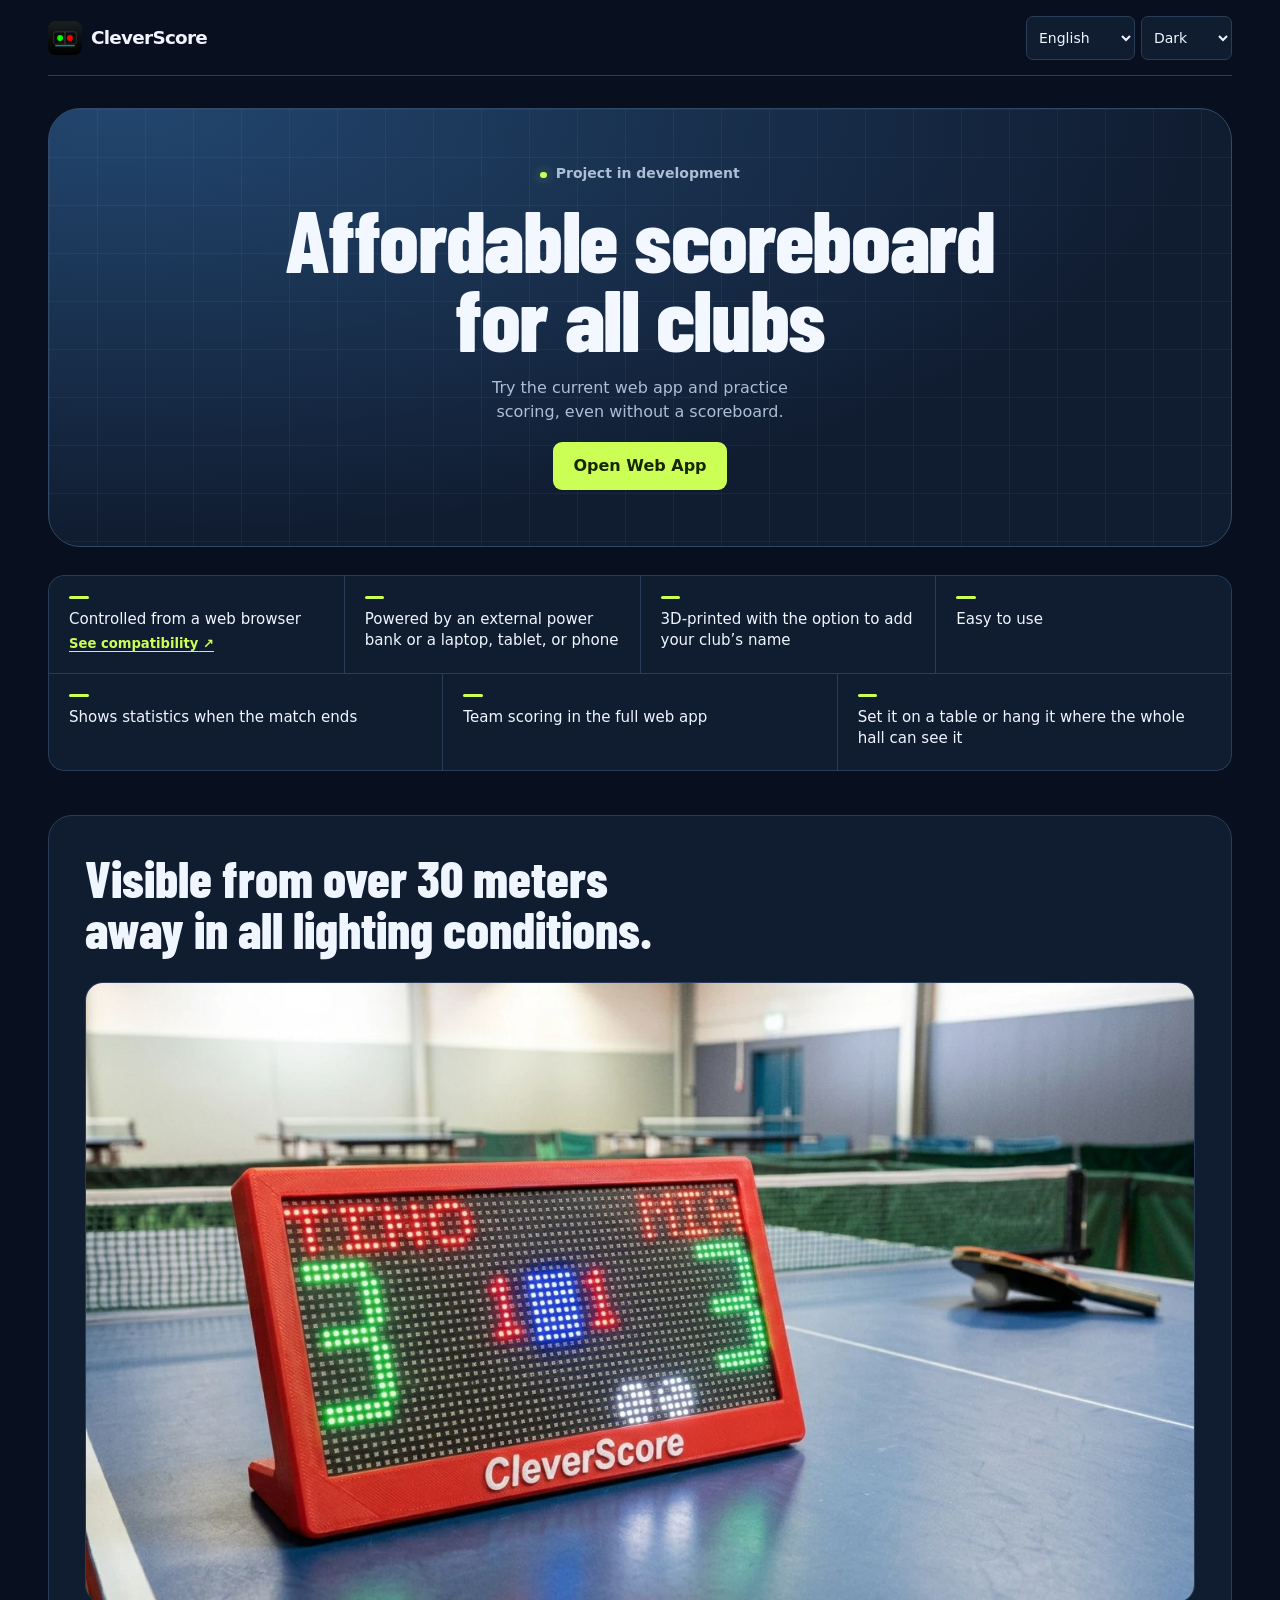
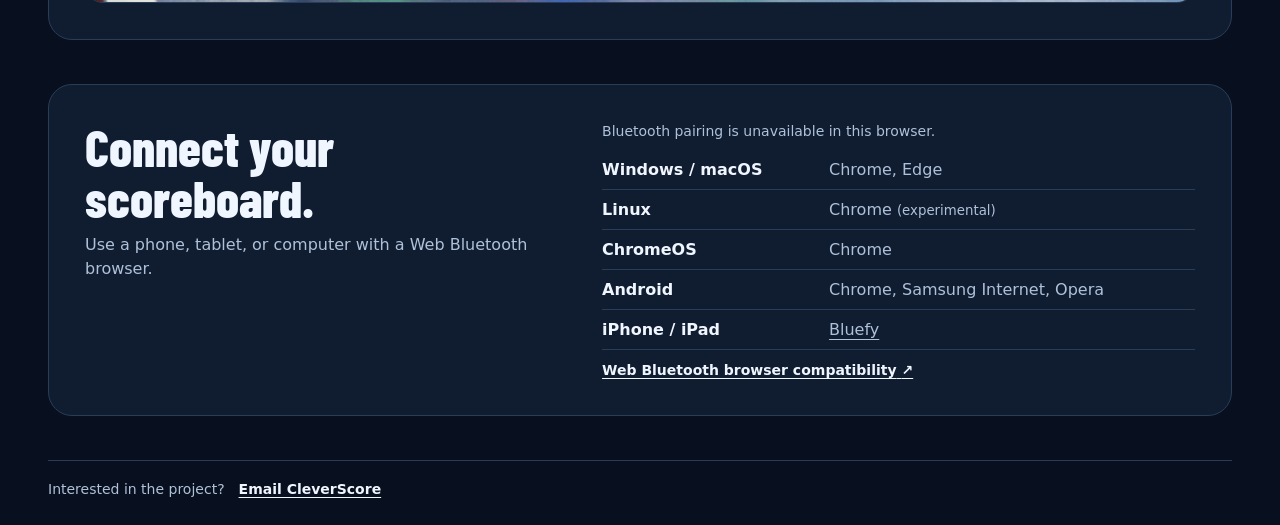
<file: c/index.html>
<!doctype html>
<html lang="en" data-theme="dark" data-page="cleverscore-project">
  <head>
    <meta charset="utf-8">
    <meta name="viewport" content="width=device-width, initial-scale=1">
    <meta name="description" content="Try CleverScore, a 3D-printed LED scoreboard for table tennis.">
    <title>CleverScore · Table tennis scoreboard</title>
    <link rel="icon" href="./app-icon.svg" type="image/svg+xml">
    <link rel="preload" href="./fonts/barlow-condensed-800.woff2" as="font" type="font/woff2" crossorigin>
    <link rel="stylesheet" href="./site.css">
  </head>
  <body>
    <header class="site-header wrap">
      <a class="brand" href="./">
        <img src="./app-icon.svg" width="34" height="34" alt="">
        CleverScore
      </a>
      <div class="preferences">
        <label class="sr-only" for="site-language" data-text="site.language">Language</label>
        <select id="site-language">
          <option value="en" lang="en">English</option>
          <option value="de" lang="de">Deutsch</option>
          <option value="es" lang="es">Español</option>
          <option value="pt" lang="pt">Português</option>
          <option value="fr" lang="fr">Français</option>
          <option value="zh" lang="zh">中文</option>
          <option value="ja" lang="ja">日本語</option>
          <option value="cs" lang="cs">Čeština</option>
          <option value="hu" lang="hu">Magyar</option>
          <option value="ro" lang="ro">Română</option>
          <option value="ru" lang="ru">Русский</option>
        </select>
        <label class="sr-only" for="site-theme" data-text="site.theme">Color scheme</label>
        <select id="site-theme">
          <option value="system" data-text="site.theme.system">System</option>
          <option value="light" data-text="site.theme.light">Light</option>
          <option value="dark" selected data-text="site.theme.dark">Dark</option>
        </select>
      </div>
    </header>

    <main class="wrap">
      <section class="hero" aria-labelledby="site-headline">
        <p class="project-status" data-text="site.projectStatus">Project in development</p>
        <h1 id="site-headline" data-text="site.headline">Affordable scoreboard for all clubs</h1>
        <p class="practice-description" data-text="site.practiceDescription">Try the current web app and practice scoring, even without a scoreboard.</p>
        <a class="open-app" href="../cs/" data-text="site.open">Open Web App</a>
      </section>

      <ul class="features" role="list">
        <li>
          <span data-text="site.featureBrowser">Controlled from a web browser</span>
          <a class="feature-compatibility" href="https://developer.mozilla.org/de/docs/Web/API/Web_Bluetooth_API#browser-kompatibilit%C3%A4t"
            target="_blank" rel="noopener noreferrer">
            <span data-text="site.seeCompatibility">See compatibility</span>
            <span aria-hidden="true">↗</span>
            <span class="sr-only" data-text="site.newTab">(opens in a new tab)</span>
          </a>
        </li>
        <li data-text="site.featurePower">Powered by an external power bank or a laptop, tablet, or phone</li>
        <li data-text="site.featurePrint">3D-printed with the option to add your club’s name</li>
        <li data-text="site.featureEase">Easy to use</li>
        <li data-text="site.featureStats">Shows statistics when the match ends</li>
        <li data-text="site.featureTeam">Team scoring in the full web app</li>
        <li data-text="site.featurePlacement">Set it on a table or hang it where the whole hall can see it</li>
      </ul>

      <section class="visibility" aria-labelledby="visibility-title">
        <h2 id="visibility-title" data-text="site.visibilityTitle">Visible from over 30 meters away in all lighting conditions.</h2>
        <img src="./images/cs-light.webp" width="1376" height="768"
          loading="lazy" decoding="async" alt="CleverScore showing 3–3 in a brightly lit sports hall." data-alt="site.daylightAlt">
      </section>

      <section class="connect" aria-labelledby="connect-title">
        <div class="connect-copy">
          <h2 id="connect-title" data-text="site.connectTitle">Connect your scoreboard.</h2>
          <p id="connect-description" data-text="site.connectDescription">Use a phone, tablet, or computer with a Web Bluetooth browser.</p>
        </div>
        <div class="browser-guide">
          <p class="browser-hint" id="ble-hint" data-text="site.bleHint" hidden>Bluetooth pairing is unavailable in this browser.</p>
          <dl>
            <div>
              <dt>Windows / macOS</dt>
              <dd>Chrome, Edge</dd>
            </div>
            <div>
              <dt>Linux</dt>
              <dd>Chrome <small data-text="site.linuxExperimental">(experimental)</small></dd>
            </div>
            <div>
              <dt>ChromeOS</dt>
              <dd>Chrome</dd>
            </div>
            <div>
              <dt>Android</dt>
              <dd>Chrome, Samsung Internet, Opera</dd>
            </div>
            <div>
              <dt>iPhone / iPad</dt>
              <dd><a href="https://apps.apple.com/app/bluefy-web-ble-browser/id1492822055">Bluefy</a></dd>
            </div>
          </dl>
          <a class="browser-help" href="https://developer.mozilla.org/de/docs/Web/API/Web_Bluetooth_API#browser-kompatibilit%C3%A4t"
            target="_blank" rel="noopener noreferrer">
            <span data-text="site.bleCompatibility">Web Bluetooth browser compatibility</span>
            <span aria-hidden="true">↗</span>
            <span class="sr-only" data-text="site.newTab">(opens in a new tab)</span>
          </a>
        </div>
      </section>
    </main>

    <footer class="site-footer wrap">
      <span data-text="site.interest">Interested in the project?</span>
      <a href="mailto:cleverscore@codres.de" data-text="site.email">Email CleverScore</a>
    </footer>
    <script type="module">
      import { mountSite } from './site.js'
      mountSite(document)
    </script>
  </body>
</html>
</file>
<file: c/site.css>
@font-face {
  font-family: 'Barlow Condensed';
  src: url('./fonts/barlow-condensed-800.woff2') format('woff2');
  font-style: normal;
  font-weight: 800;
  font-display: swap;
}

:root {
  color-scheme: light;
  --paper: #edf2f8;
  --surface: #f8fbff;
  --ink: #101d30;
  --muted: #47596e;
  --line: #c8d5e2;
  --accent: #cbff56;
  --accent-hover: #dcff8a;
  --action-ink: #182600;
  --focus: #294aa5;
  --display-font: 'Barlow Condensed', 'Arial Narrow', system-ui, sans-serif;
  font-family: Inter, system-ui, sans-serif;
}

:root[data-theme='dark'] {
  color-scheme: dark;
  --paper: #080f1e;
  --surface: #101d31;
  --ink: #f0f6ff;
  --muted: #afc1d8;
  --line: #2a3d58;
  --focus: var(--accent);
}

@media (prefers-color-scheme: dark) {
  :root[data-theme='system'] {
    color-scheme: dark;
    --paper: #080f1e;
    --surface: #101d31;
    --ink: #f0f6ff;
    --muted: #afc1d8;
    --line: #2a3d58;
    --focus: var(--accent);
  }
}

* { box-sizing: border-box; }
body { margin: 0; background: var(--paper); color: var(--ink); }
a { color: inherit; text-underline-offset: .22em; }
p, h1, h2, dl, dd { margin: 0; }
select { font: inherit; }
select, .open-app { touch-action: manipulation; }
[hidden] { display: none; }

:focus-visible {
  outline: 3px solid var(--focus);
  outline-offset: 3px;
}

.sr-only {
  position: absolute;
  width: 1px;
  height: 1px;
  overflow: hidden;
  clip-path: inset(50%);
  white-space: nowrap;
}

.wrap { width: min(100% - 2 * clamp(14px, 4vw, 48px), 1200px); margin-inline: auto; }

.site-header {
  display: flex;
  flex-wrap: wrap;
  justify-content: space-between;
  align-items: center;
  gap: 12px 16px;
  min-height: 76px;
  padding-block: 12px;
  border-bottom: 1px solid var(--line);
}

.brand {
  display: inline-flex;
  flex-wrap: wrap;
  align-items: center;
  gap: 9px;
  max-width: 100%;
  min-height: 44px;
  font-size: 1.15rem;
  font-weight: 750;
  letter-spacing: -.04em;
  text-decoration: none;
}

.preferences {
  display: flex;
  flex-wrap: wrap;
  gap: 6px;
}

.preferences select {
  max-width: 100%;
  min-height: 44px;
  padding: 4px 8px;
  border: 1px solid var(--line);
  border-radius: 7px;
  background: var(--surface);
  color: var(--ink);
  font-size: .875rem;
  cursor: pointer;
}

.hero {
  --ink: #f3f7ff;
  --muted: #adbed5;
  --focus: var(--accent);
  display: grid;
  grid-template-columns: minmax(0, 1fr);
  justify-items: center;
  gap: clamp(10px, 1.5vw, 18px);
  container-type: inline-size;
  margin-block-start: clamp(16px, 3vw, 32px);
  padding: clamp(20px, 5vw, 56px) clamp(12px, 4vw, 42px);
  border: 1px solid #314969;
  border-radius: clamp(16px, 3vw, 32px);
  background:
    linear-gradient(90deg, rgb(181 212 250 / .055) 1px, transparent 1px) 0 0 / 48px 48px,
    linear-gradient(rgb(181 212 250 / .055) 1px, transparent 1px) 0 0 / 48px 48px,
    radial-gradient(ellipse at 6% 0%, #22466f, transparent 70%),
    #101c30;
  color: var(--ink);
  text-align: center;
}

.connect-copy {
  min-width: 0;
  container-type: inline-size;
}

.project-status {
  display: flex;
  align-items: baseline;
  gap: 9px;
  color: var(--muted);
  font-size: .875rem;
  font-weight: 650;
}

.project-status::before {
  content: '';
  display: inline-block;
  flex: 0 0 auto;
  width: .46em;
  height: .46em;
  border-radius: 50%;
  background: var(--accent);
  box-shadow: 0 0 12px rgb(203 255 86 / .48);
}

h1 {
  max-inline-size: 18ch;
  font-family: var(--display-font);
  font-size: clamp(2.8rem, 6.9vw, 6.1rem);
  font-size: min(clamp(2.8rem, 6.9vw, 6.1rem), 18cqi);
  font-weight: 800;
  letter-spacing: -.015em;
  line-height: .9;
  text-wrap: balance;
}

.practice-description {
  max-inline-size: 46ch;
  color: var(--muted);
  line-height: 1.5;
  text-wrap: balance;
}

.open-app {
  display: inline-flex;
  align-items: center;
  justify-content: center;
  min-height: 48px;
  padding: 8px 20px;
  border-radius: 9px;
  background: var(--accent);
  color: var(--action-ink);
  font-weight: 680;
  line-height: 1.2;
  text-decoration: none;
}

.open-app:hover { background: var(--accent-hover); }

.features {
  display: flex;
  flex-wrap: wrap;
  gap: 1px;
  margin-block: clamp(14px, 2.5vw, 28px) 0;
  padding: 0;
  overflow: clip;
  border: 1px solid var(--line);
  border-radius: 16px;
  background: var(--line);
  list-style: none;
  color: var(--ink);
  font-size: .94rem;
  line-height: 1.42;
}

.features li {
  flex: 1 1 max(11rem, 24%);
  min-width: 0;
  padding: clamp(11px, 1.6vw, 20px);
  background: var(--surface);
}

.features li::before {
  content: '';
  display: block;
  width: 1.3em;
  height: 3px;
  margin-block-end: .65em;
  border-radius: 3px;
  background: var(--focus);
}

.feature-compatibility {
  display: block;
  width: fit-content;
  margin-block-start: .35em;
  color: var(--focus);
  font-size: .875em;
  font-weight: 650;
}

.visibility,
.connect {
  margin-block: clamp(20px, 4vw, 44px);
  padding: clamp(12px, 3vw, 36px);
  border: 1px solid var(--line);
  border-radius: clamp(14px, 2vw, 24px);
  background: var(--surface);
}

.connect {
  display: grid;
  grid-template-columns: minmax(0, .88fr) minmax(0, 1.12fr);
  gap: clamp(20px, 4vw, 56px);
}

.visibility h2,
.connect h2 {
  font-family: var(--display-font);
  font-size: clamp(1.95rem, 4vw, 3.35rem);
  font-size: min(clamp(1.95rem, 4vw, 3.35rem), 18cqi);
  font-weight: 800;
  line-height: 1;
}

:is(h1, .visibility h2, .connect h2):is(:lang(ja), :lang(zh)) {
  letter-spacing: normal;
  line-height: 1.13;
}

.visibility {
  container-type: inline-size;
}

.visibility h2 {
  max-inline-size: 32ch;
  margin-block-end: clamp(14px, 2.5vw, 28px);
  text-wrap: balance;
}

.visibility img {
  display: block;
  width: 100%;
  height: auto;
  border: 1px solid var(--line);
  border-radius: clamp(10px, 1.6vw, 18px);
}

.connect p { color: var(--muted); line-height: 1.5; }
.connect-copy p { margin-block-start: 10px; }
.browser-hint { margin-block-end: 8px; font-size: .875rem; }
.browser-guide dl > div {
  display: flex;
  flex-wrap: wrap;
  gap: .25rem .75rem;
  padding-block: 10px;
  border-bottom: 1px solid var(--line);
}
.browser-guide dt { flex: 1 1 7rem; font-weight: 680; }
.browser-guide dd { flex: 2 1 10rem; color: var(--muted); }

.browser-help {
  display: inline-block;
  margin-block-start: .8rem;
  font-size: .875rem;
  font-weight: 650;
}

.site-footer {
  display: flex;
  align-items: baseline;
  flex-wrap: wrap;
  gap: 5px 14px;
  padding-block: 20px 28px;
  border-top: 1px solid var(--line);
  color: var(--muted);
  font-size: .875rem;
}

.site-footer a { color: var(--ink); font-weight: 680; }

@media (max-width: 820px) {
  .connect { grid-template-columns: minmax(0, 1fr); }
}
</file>
